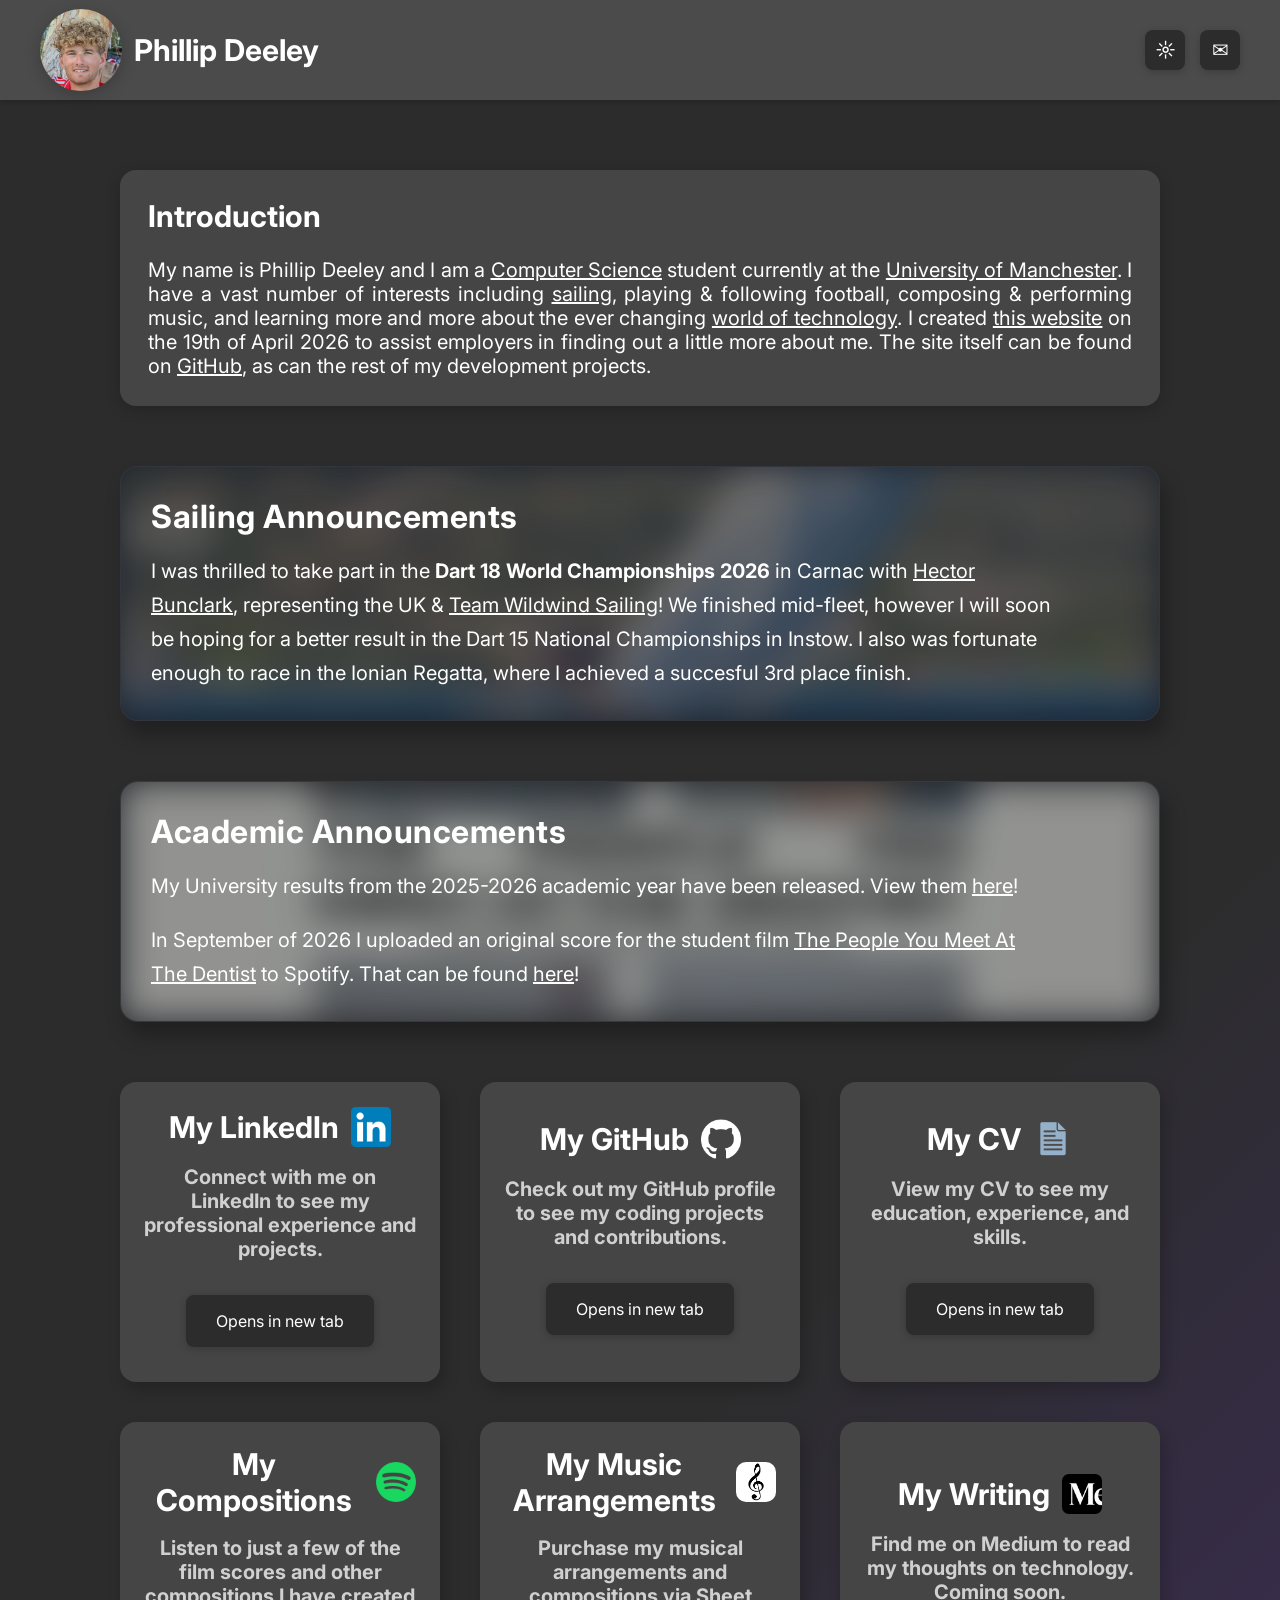
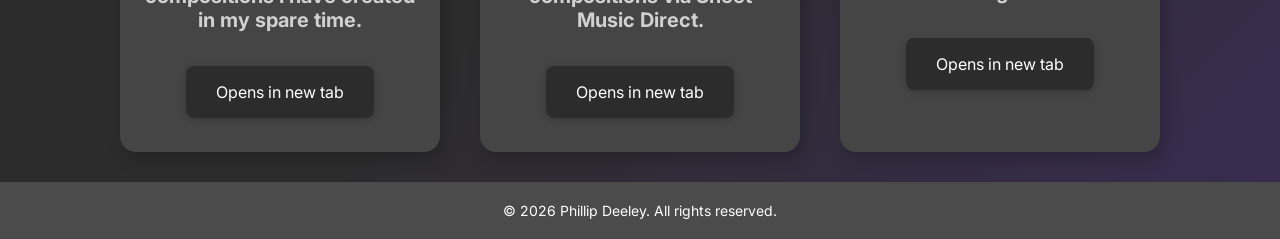
<file: index.html>
<!DOCTYPE html>
<html lang="en">
<head>
    
    <!-- ========================================= -->
    <!-- File Name: index.html -->
    <!-- Project: Phillip Deeley Website -->
    <!-- Author: Phillip Deeley -->
    <!-- Created: 19/04/2026 -->
    <!-- Last Edited: 15/05/2026 -->
    <!-- Version: 1.1.7 -->
    <!-- Notes: Main homepage file -->
    <!-- ========================================= -->

    <!-- SEO Metadata -->
    <meta name="description" content="The official homepage for Phillip Deeley's Website.">
    <meta name="keywords" content="phillip, deeley, website, github, linkedin, portfolio, cv">
    <meta name="author" content="Phillip Deeley">

    <script type="application/ld+json">
    {
    "@context": "https://schema.org",
    "@type": "NewsArticle",
    "mainEntityOfPage": {
        "@type": "WebPage",
        "@id": "https://www.phillipdeeley.com"
    },
    "headline": "Phillip Deeley | The Home Page for Phillip Deeley's website.",
    "author": {
        "@type": "Person",
        "name": "Phillip Deeley"
    },
    "publisher": {
        "@type": "Organization",
        "name": "Phillip Deeley",
        "logo": {
        "@type": "ImageObject",
        "url": "https://phillipdeeley.com/assets/profile-large.png"
        }
    },
    "datePublished": "2026-04-19",
    "about": {
        "@type": "Person",
        "name": "Phillip Deeley",
        "jobTitle": "Computer Scientist",
        "url": "https://www.phillipdeeley.com",
        "sameAs": [
        "https://www.linkedin.com/in/phillip-deeley/",
        "https://github.com/pdeeley3",
        "https://medium.com/@phillipdeeley",
        "https://www.sheetmusicdirect.com/publisher/phillip-deeley?srsltid=AfmBOorcCHdH2a4ZkmVyypzJ2exNqULCyo-_8EtWgoyIcthe1U6nm1aw",
        "https://www.sheetmusicplus.com/en/category/publishers/p/phillip-deeley/?srsltid=AfmBOooBw_K2Qpr0hwoR1FdXbeusLd5oMpMM1006Hvl6RLXPJL4UOcmy"
        ]
    }
    }
    </script>   

    <!-- Custom Metadata -->
    <meta name="last-modified" content="2026-04-19">
    <meta name="version" content="1.0">
    
    <!-- Standard Metadata-->
    <meta charset="UTF-8">
    <meta name="viewport" content="width=device-width, initial-scale=1.0">
    <title>Phillip Deeley | The Home Page for Phillip Deeley's website.</title>
    
    <!-- Links to styling and adds profile photo to favicon-->
    <link href="styles.css" rel="stylesheet" doctype="text/css">
    <link rel="icon" type="image/x-icon" href="assets/profile-icon.ico" alt="Phillip Deeley">
    <link rel="preconnect" href="https://fonts.googleapis.com">
    <link rel="preconnect" href="https://fonts.gstatic.com" crossorigin>
    <link href="https://fonts.googleapis.com/css2?family=Inter:wght@100..900&display=swap" rel="stylesheet">

    <!-- Prevent theme flash -->
    <script>
        (function() {
            const saved = localStorage.getItem('theme');
            if (saved === 'light') document.documentElement.setAttribute('data-theme', 'light');
        })();
    </script>

</head>


<body>

    <!-- Header with navigation and profile photo -->
    <header>
        <div class="header-left">
            <a href="index.html" class="header-profile-link"><img src="assets/profile-large.jpg" id="profilephoto" alt="A profile photograph of Phillip Deeley"></a>
            <h1><a href="index.html">Phillip Deeley</a></h1>
        </div>

        <div class="header-buttons">
            <button class="header-btn" aria-label="Toggle dark mode">&#9790;</button>
            <a href="contact.html" class="header-btn" aria-label="Contact">&#9993;</a>
        </div>
    </header>


    <!-- Main content area -->
    <main>
        
        <!-- Introduction section with personal bio -->
        <div id="introduction">
            <div id="intro_bg">
                <h2>Introduction</h2><br>
                My name is Phillip Deeley and I am a 
                <a href="https://www.britannica.com/science/computer-science" target="_blank">Computer Science</a>
                student currently at the 
                <a href="https://www.manchester.ac.uk/" target="_blank">University of Manchester</a>.
                I have a vast number of interests including 
                <a href="https://youtu.be/9ayXU7Veuqk?si=gIot6OSvcUUUXJPB" target="_blank">sailing</a>,
                playing & following football, composing & performing music, and learning more and more about the 
                ever changing 
                <a href="https://medium.com/@phillipdeeley" target="_blank">world of technology</a>.
                I created 
                <a href="index.html" target="_blank">this website</a>
                on the 19th of April 2026 to assist employers in finding out a little more 
                about me. The site itself can be found on 
                <a href="https://github.com/pdeeley3" target="_blank">GitHub</a>,
                as can the rest of my development projects.
            </div>
        </div>

        <!-- Sailing announcement section -->
        <section id="announcement" class="news-box-1">
            <h2>Sailing Announcements</h2>
            <p>I was thrilled to take part in the <strong>Dart 18 World Championships 2026</strong> in Carnac with
            <a style="text-decoration: underline;" href="https://www.instagram.com/hecbsailing/" target="_blank" rel="noopener noreferrer">Hector Bunclark</a>,
            representing the UK &amp; <a style="text-decoration: underline;" href="https://wildwind.co.uk/" target="_blank" rel="noopener noreferrer">Team Wildwind Sailing</a>!
            We finished mid-fleet, however I will soon be hoping for a better result in the Dart 15 National Championships
            in Instow. I also was fortunate enough to race in the Ionian Regatta, where I achieved a succesful 3rd place finish.</p>
        </section>

        <!-- Academic announcement section -->
        <section id="announcement" class="news-box-2">
            <h2>Academic Announcements</h2>
            <p>My University results from the 2025-2026 academic year have been released. View them <a style="text-decoration: underline;" href="results.html">here</a>!</p></br>
            <p>In September of 2026 I uploaded an original score for the student film
            <a style="text-decoration: underline;" href="https://youtu.be/VGuoPdhg4Qo?si=BLYFn_boj27PumJk" target="_blank" rel="noopener noreferrer">
            The People You Meet At The Dentist</a> to Spotify. That can be found
            <a style="text-decoration: underline;" href="https://open.spotify.com/artist/2jD13BnTLNiB8BUF6Ucu47?si=zy7oMedTT5StA1vKDyv7ow" target="_blank" rel="noopener noreferrer">here</a>!</p>
        </section>

        <!-- Social media and links section -->
        <div id="socialboxes">
            
            <button class="social">
                <div class="social-title">
                    <h2>My LinkedIn</h2>
                    <img src="assets/linkedin.webp" alt="LinkedIn icon">
                </div>
                <h3>Connect with me on LinkedIn to see my professional experience and projects.</h3>
                <a href="https://www.linkedin.com/in/phillip-deeley/" target="_blank">Opens in new tab</a>
            </button>

            <button class="social">
                    <div class="social-title">
                        <h2>My GitHub</h2>
                        <img src="assets/github.webp" alt="GitHub icon">
                    </div>
                <h3>Check out my GitHub profile to see my coding projects and contributions.</h3>
                <a href="https://github.com/pdeeley3" target="_blank">Opens in new tab</a>
            </button>

            <button class="social">
                <div class="social-title">
                    <h2>My CV</h2>
                    <img src="assets/cv.png" alt="Clipart of CV image">
                </div>
                <h3>View my CV to see my education, experience, and skills.</h3>
                <a href="https://docs.google.com/viewer?url=https://github.com/pdeeley3/CV-Updater/raw/main/out/cv.pdf" target="_blank">Opens in new tab</a>
            </button>

            <button class="social">
                <div class="social-title">
                    <h2>My Compositions</h2>
                    <img src="assets/spotify.png" id="circular" alt="Clipart of music image">
                </div>
                <h3>Listen to just a few of the film scores and other compositions I have created in my spare time.</h3>
                <a href="https://open.spotify.com/artist/2jD13BnTLNiB8BUF6Ucu47" target="_blank">Opens in new tab</a>
            </button>

            <button class="social">
                <div class="social-title">
                    <h2>My Music Arrangements</h2>
                    <img src="assets/music.jpg" id="circular" alt="Clipart of music image">
                </div>
                <h3>Purchase my musical arrangements and compositions via Sheet Music Direct.</h3>
                <a href="https://www.sheetmusicdirect.com/publisher/phillip-deeley?srsltid=AfmBOorcCHdH2a4ZkmVyypzJ2exNqULCyo-_8EtWgoyIcthe1U6nm1aw" target="_blank">Opens in new tab</a>
            </button>

            <button class="social">
                <div class="social-title">
                    <h2>My Writing</h2>
                    <img src="assets/medium.webp" alt="Medium icon">
                </div>
                <h3>Find me on Medium to read my thoughts on technology. Coming soon.</h3>
                <a href="https://medium.com/@phillipdeeley" target="_blank">Opens in new tab</a>
            </button>

        </div>
    </main>

    <!-- Footer with copyright information -->
    <footer>
        <p>&copy; 2026 Phillip Deeley. All rights reserved.</p>
    </footer>

    <!-- JavaScript file inclusion -->
    <script src="scripts.js"></script>

</body>
</html>
</file>
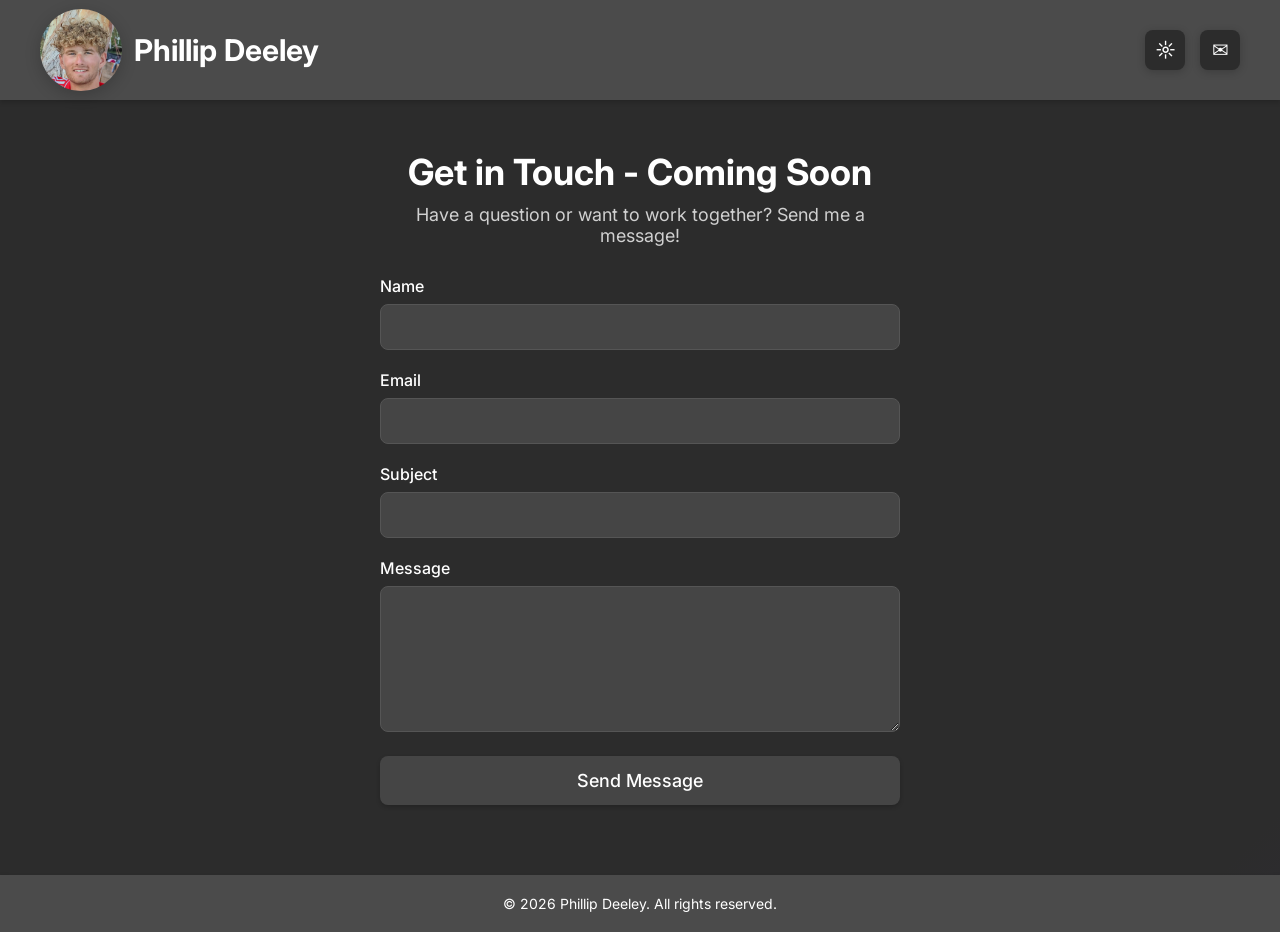
<file: contact.html>
<!DOCTYPE html>
<html lang="en">
<head>
    
    <!-- ========================================= -->
    <!-- File Name: contact.html -->
    <!-- Project: Phillip Deeley Website -->
    <!-- Author: Phillip Deeley -->
    <!-- Created: 24/04/2026 -->
    <!-- Last Edited: 15/05/2026 -->
    <!-- Version: 1.1.7 -->
    <!-- Notes: Contact page with form -->
    <!-- ========================================= -->

    <!-- SEO Metadata -->
    <meta name="description" content="Contact Phillip Deeley">
    <meta name="keywords" content="phillip, deeley, website, contact, email">
    <meta name="author" content="Phillip Deeley">

    <script type="application/ld+json">
    {
    "@context": "https://schema.org",
    "@type": "WebPage",
    "name": "Contact | Phillip Deeley",
    "description": "Get in touch with Phillip Deeley",
    "url": "https://www.phillipdeeley.com/contact.html"
    }
    </script>   

    <!-- Custom Metadata -->
    <meta name="last-modified" content="2026-04-24">
    <meta name="version" content="1.0">
    
    <!-- Standard Metadata-->
    <meta charset="UTF-8">
    <meta name="viewport" content="width=device-width, initial-scale=1.0">
    <title>Contact | Phillip Deeley</title>
    
    <!-- Links to styling and adds profile photo to favicon-->
    <link href="styles.css" rel="stylesheet" doctype="text/css">
    <link rel="icon" type="image/x-icon" href="assets/profile-icon.ico" alt="Phillip Deeley">
    <link rel="preconnect" href="https://fonts.googleapis.com">
    <link rel="preconnect" href="https://fonts.gstatic.com" crossorigin>
    <link href="https://fonts.googleapis.com/css2?family=Inter:wght@100..900&display=swap" rel="stylesheet">

    <!-- Prevent theme flash -->
    <script>
        (function() {
            const saved = localStorage.getItem('theme');
            if (saved === 'light') document.documentElement.setAttribute('data-theme', 'light');
        })();
    </script>

</head>


<body>

    <!-- Header with navigation and profile photo -->
    <header>
        <div class="header-left">
            <a href="index.html" class="header-profile-link"><img src="assets/profile-large.jpg" id="profilephoto" alt="A profile photograph of Phillip Deeley"></a>
            <h1><a href="index.html">Phillip Deeley</a></h1>
        </div>

        <div class="header-buttons">
            <button class="header-btn" aria-label="Toggle dark mode">&#9790;</button>
            <a href="contact.html" class="header-btn" aria-label="Contact">&#9993;</a>
        </div>
    </header>


    <!-- Main content area -->
    <main>
        
        <!-- Contact form section -->
        <div id="contact-form-container">
            <h2>Get in Touch - Coming Soon</h2>
            <p>Have a question or want to work together? Send me a message!</p>
            
            <!-- Contact form with input fields -->
            <form id="contact-form" action="#" method="post">
                <!-- Name input field -->
                <div class="form-group">
                    <label for="name">Name</label>
                    <input type="text" id="name" name="name" required>
                </div>
                
                <!-- Email input field -->
                <div class="form-group">
                    <label for="email">Email</label>
                    <input type="email" id="email" name="email" required>
                </div>
                
                <!-- Subject input field -->
                <div class="form-group">
                    <label for="subject">Subject</label>
                    <input type="text" id="subject" name="subject" required>
                </div>
                
                <!-- Message textarea field -->
                <div class="form-group">
                    <label for="message">Message</label>
                    <textarea id="message" name="message" rows="6" required></textarea>
                </div>
                
                <button type="submit" class="submit-btn">Send Message</button>
            </form>
            <div id="form-message" class="form-message"></div>
        </div>

    </main>

    <!-- Footer with copyright information -->
    <footer>
        <p>&copy; 2026 Phillip Deeley. All rights reserved.</p>
    </footer>

    <!-- JavaScript file inclusion -->
    <script src="scripts.js"></script>

</body>
</html>
</file>
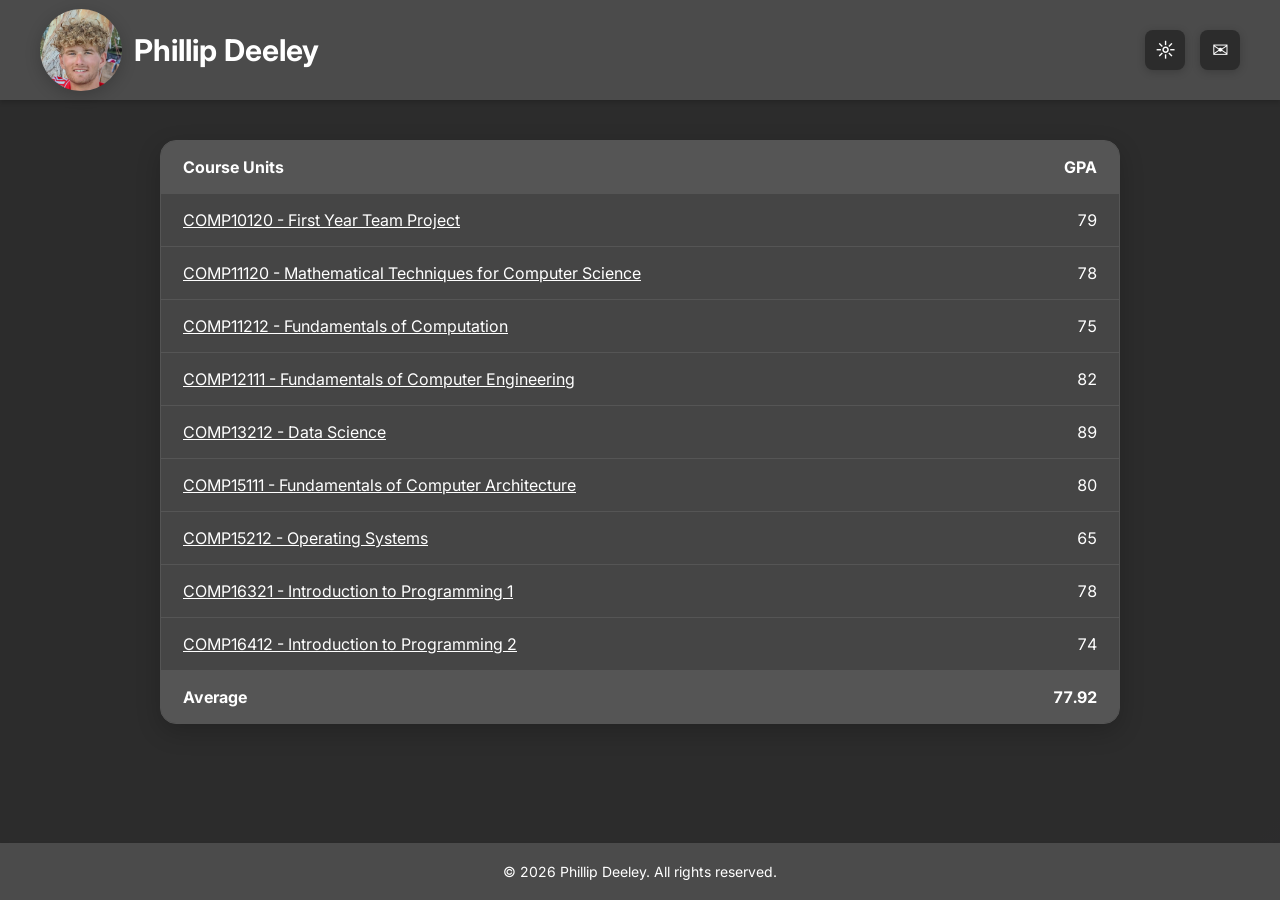
<file: results.html>
<!DOCTYPE html>
<html lang="en">
<head>
    
    <!-- ========================================= -->
    <!-- File Name: results.html -->
    <!-- Project: Phillip Deeley Website -->
    <!-- Author: Phillip Deeley -->
    <!-- Created: 06/10/2026 -->
    <!-- Version: 1.0 -->
    <!-- Notes: Results page -->
    <!-- ========================================= -->

    <!-- SEO Metadata -->
    <meta name="description" content="Results | Phillip Deeley">
    <meta name="keywords" content="phillip, deeley, website, results">
    <meta name="author" content="Phillip Deeley">

    <script type="application/ld+json">
    {
    "@context": "https://schema.org",
    "@type": "WebPage",
    "name": "Results | Phillip Deeley",
    "description": "Results page for Phillip Deeley",
    "url": "https://www.phillipdeeley.com/results.html"
    }
    </script>

    <!-- Custom Metadata -->
    <meta name="last-modified" content="2026-10-06">
    <meta name="version" content="1.0">
    
    <!-- Standard Metadata-->
    <meta charset="UTF-8">
    <meta name="viewport" content="width=device-width, initial-scale=1.0">
    <title>Results | Phillip Deeley</title>
    
    <!-- Links to styling and adds profile photo to favicon-->
    <link href="styles.css" rel="stylesheet" doctype="text/css">
    <link rel="icon" type="image/x-icon" href="assets/profile-icon.ico" alt="Phillip Deeley">
    <link rel="preconnect" href="https://fonts.googleapis.com">
    <link rel="preconnect" href="https://fonts.gstatic.com" crossorigin>
    <link href="https://fonts.googleapis.com/css2?family=Inter:wght@100..900&display=swap" rel="stylesheet">

    <!-- Prevent theme flash -->
    <script>
        (function() {
            const saved = localStorage.getItem('theme');
            if (saved === 'light') document.documentElement.setAttribute('data-theme', 'light');
        })();
    </script>

</head>


<body>

    <!-- Header with navigation and profile photo -->
    <header>
        <div class="header-left">
            <a href="index.html" class="header-profile-link"><img src="assets/profile-large.jpg" id="profilephoto" alt="A profile photograph of Phillip Deeley"></a>
            <h1><a href="index.html">Phillip Deeley</a></h1>
        </div>

        <div class="header-buttons">
            <button class="header-btn" aria-label="Toggle dark mode">&#9790;</button>
            <a href="contact.html" class="header-btn" aria-label="Contact">&#9993;</a>
        </div>
    </header>

    <main>
        <div class="results-table-container">
            <table class="results-table">
                <thead>
                    <tr>
                        <th scope="col">Course Units</th>
                        <th scope="col">GPA</th>
                    </tr>
                </thead>
                <tbody>
                    <tr>
                        <td><a href="https://portal.manchester.ac.uk/uPortal/p/course-unit-info.ctf1/max/render.uP?pP_action=viewCUDetails&amp;pP_location=%2FCourseUnitPublishing%2FCourseUnitDataFiles%2FCOMP%2F020952COMP101202026-08-011V18.xml" target="_blank" rel="noopener noreferrer">COMP10120 - First Year Team Project</a></td>
                        <td>79</td>
                    </tr>
                    <tr>
                        <td><a href="https://portal.manchester.ac.uk/uPortal/p/course-unit-info.ctf1/max/render.uP?pP_action=viewCUDetails&pP_location=%2FCourseUnitPublishing%2FCourseUnitDataFiles%2FCOMP%2F020943COMP111202026-08-011V20.xml" target="_blank" rel="noopener noreferrer">COMP11120 - Mathematical Techniques for Computer Science</a></td>
                        <td>78</td>
                    </tr>
                    <tr>
                        <td><a href="https://www.manchester.ac.uk/study/international/study-abroad-exchange/unit-search/COMP11212/" target="_blank" rel="noopener noreferrer">COMP11212 - Fundamentals of Computation</a></td>
                        <td>75</td>
                    </tr>
                    <tr>
                        <td><a href="https://www.manchester.ac.uk/study/international/study-abroad-exchange/unit-search/COMP12111/" target="_blank" rel="noopener noreferrer">COMP12111 - Fundamentals of Computer Engineering</a></td>
                        <td>82</td>
                    </tr>
                    <tr>
                        <td><a href="https://www.manchester.ac.uk/study/international/study-abroad-exchange/unit-search/COMP13212/" target="_blank" rel="noopener noreferrer">COMP13212 - Data Science</a></td>
                        <td>89</td>
                    </tr>
                    <tr>
                        <td><a href="https://www.manchester.ac.uk/study/international/study-abroad-exchange/unit-search/COMP15111/" target="_blank" rel="noopener noreferrer">COMP15111 - Fundamentals of Computer Architecture</a></td>
                        <td>80</td>
                    </tr>
                    <tr>
                        <td><a href="https://www.manchester.ac.uk/study/international/study-abroad-exchange/unit-search/COMP15212/" target="_blank" rel="noopener noreferrer">COMP15212 - Operating Systems</a></td>
                        <td>65</td>
                    </tr>
                    <tr>
                        <td><a href="https://www.manchester.ac.uk/study/international/study-abroad-exchange/unit-search/COMP16321/" target="_blank" rel="noopener noreferrer">COMP16321 - Introduction to Programming 1</a></td>
                        <td>78</td>
                    </tr>
                    <tr>
                        <td><a href="https://www.manchester.ac.uk/study/international/study-abroad-exchange/unit-search/COMP16412/" target="_blank" rel="noopener noreferrer">COMP16412 - Introduction to Programming 2</a></td>
                        <td>74</td>
                    </tr>
                    <tr class="results-average">
                        <th scope="row">Average</th>
                        <td>77.92</td>
                    </tr>
                </tbody>
            </table>
        </div>
    </main>

    <!-- Footer with copyright information -->
    <footer>
        <p>&copy; 2026 Phillip Deeley. All rights reserved.</p>
    </footer>

    <!-- JavaScript file inclusion -->
    <script src="scripts.js"></script>

</body>
</html>
</file>
<file: styles.css>
/* ========================================= */
    /* File Name: styles.css                     */
    /* Project: Phillip Deeley Website           */
    /* Author: Phillip Deeley                    */
    /* Created: 19/04/2026                       */
    /* Last Edited: 15/05/2026                   */
    /* Version: 1.1.7                            */
    /* Notes: Main stylesheet for website        */
    /* ========================================= */

    /* CSS custom properties for theme variables */
    :root {
        --bg-primary: rgb(44, 44, 44);
        --bg-secondary: #4b4b4b;
        --bg-tertiary: #555;
        --text-primary: white;
        --text-secondary: #d0d0d0;
        --bg-card: #454545;
        --border-color: #555;
        --shadow: rgba(0, 0, 0, 0.2);
        --announcement-bg: rgba(16, 28, 48, 0.4);
        --bg-gradient-a: #2e2e2e;
        --bg-gradient-b: #3d2c5a;
    }

    /* Light theme color overrides */
    [data-theme="light"] {
        --bg-primary: rgb(235, 235, 235);
        --bg-secondary: #efefef;
        --bg-tertiary: #e2e2e2;
        --text-primary: #1a1a1a;
        --text-secondary: #444444;
        --bg-card: #ffffff;
        --border-color: #ccc;
        --shadow: rgba(0, 0, 0, 0.1);
        --bg-gradient-a: #f4f4f4;
        --bg-gradient-b: #d8c7f2;
    }

    /* Global reset and base styles */
    * {
        margin: 0;
        padding: 0;
        box-sizing: border-box;
        font-family: 'Inter', sans-serif;
    }

    /* HTML root element styles */
    html {
        background-color: var(--bg-primary);
    }

    /* Main body styles with animated background */
    body {
        position: relative;
        overflow-x: hidden;
        display: flex;
        flex-direction: column;
        min-height: 100vh;
        font-family: Arial, sans-serif;
        background-color: var(--bg-primary);
        background-image: linear-gradient(135deg, var(--bg-primary) 0%, var(--bg-primary) 30%, var(--bg-gradient-b) 48%, var(--bg-gradient-a) 68%, var(--bg-primary) 100%);
        background-size: 320% 320%;
        background-repeat: no-repeat;
        background-position: 0% 0%;
        background-attachment: fixed;
        animation: backgroundDrift 25s ease-in-out infinite;
        padding-top: 80px;
        transition: color 0.3s ease;
    }

    /* Background drift animation keyframes */
    @keyframes backgroundDrift {
        0% {
            background-position: 0% 0%;
        }
        25% {
            background-position: 100% 15%;
        }
        50% {
            background-position: 20% 100%;
        }
        75% {
            background-position: 85% 85%;
        }
        100% {
            background-position: 0% 0%;
        }
    }

    /* Page load animation keyframes */
    @keyframes slideUpFade {
        from {
            opacity: 0;
            transform: translateY(30px);
        }
        to {
            opacity: 1;
            transform: translateY(0);
        }
    }

    body main > * {
        animation: slideUpFade 0.5s ease-out forwards;
        opacity: 0;
    }

    body main > *:nth-child(1) { animation-delay: 0.0s; }
    body main > *:nth-child(2) { animation-delay: 0.1s; }
    body main > *:nth-child(3) { animation-delay: 0.2s; }
    body main > *:nth-child(4) { animation-delay: 0.3s; }
    body main > *:nth-child(5) { animation-delay: 0.4s; }
    body main > *:nth-child(6) { animation-delay: 0.5s; }
    body main > *:nth-child(7) { animation-delay: 0.6s; }

    header {
        background-color: var(--bg-secondary);
        color: var(--text-primary);
        padding: 20px 40px;
        box-shadow: 0 2px 5px var(--shadow);
        position: fixed;
        top: 0;
        left: 0;
        width: 100%;
        height: 100px;
        z-index: 9999;

        display: flex;
        align-items: center;
        justify-content: space-between;
        transition: background-color 0.3s ease, color 0.3s ease;
    }

    /* Left side header grouping (profile photo + name) */
    .header-left {
        display: flex;
        align-items: center;
        gap: 12px; /* small gap between photo and title */
    }

    .header-profile-link {
        display: inline-flex;
        align-items: center;
        justify-content: center;
    }


    /* Header Link Styles */
    header a {
        color: var(--text-primary);
        text-decoration: none;
        transition: color 0.3s ease;
    }

    header a:hover {
        color: var(--text-secondary);
    }

    
    /* Header Heading Styles */
    header h1 {
        font-size: 30px;
    }

    /* Profile photo styles */
    header #profilephoto {
        /* Fits within the 100px fixed header with a little breathing room */
        width: 82px;
        height: 82px;


        border-radius: 50%;
        margin: 0;
        transition: all 0.3s cubic-bezier(0.4, 0, 0.2, 1);
        box-shadow: 0 4px 16px var(--shadow);
    }



    /* Header button container */
    .header-buttons {
        display: flex;
        gap: 15px;
        align-items: center;
    }

    /* Header button styles */
    .header-btn {
        display: flex;
        align-items: center;
        justify-content: center;
        width: 40px;
        height: 40px;
        background-color: var(--bg-primary);
        border: none;
        border-radius: 8px;
        color: var(--text-primary);
        font-size: 20px;
        text-decoration: none;
        cursor: pointer;
        box-shadow: 0 2px 8px var(--shadow);
        transition: all 0.3s cubic-bezier(0.4, 0, 0.2, 1);
    }

    /* Header button hover effects */
    .header-btn:hover {
        transform: scale(1.08) translateY(-2px);
        background-color: var(--bg-tertiary);
        box-shadow: 0 4px 12px var(--shadow);
        color: var(--text-primary);
    }

    /* Header button active states */
    .header-btn:active {
        transform: scale(0.96);
        transition: all 0.3s ease;
    }

    /* Header button visited and focus states */
    .header-btn:visited,
    .header-btn:focus {
        color: var(--text-primary);
    }
            
    /* Main content area styles */
    main {
        flex: 1;
        padding: 30px;
        /* Prevent horizontal issues on narrow screens */
        width: 100%;
    }

    /* Results table */
    .results-table-container {
        width: 100%;
        max-width: 960px;
        margin: 30px auto;
        overflow: hidden;
        border: 1px solid var(--border-color);
        border-radius: 16px;
        background-color: var(--bg-card);
        box-shadow: 0 8px 24px var(--shadow);
    }

    .results-table {
        width: 100%;
        border-collapse: collapse;
        color: var(--text-primary);
        text-align: left;
    }

    .results-table a,
    .results-table a:visited,
    .results-table a:hover,
    .results-table a:active {
        color: var(--text-primary);
        text-decoration: underline;
        transition: none;
    }

    .results-table th,
    .results-table td {
        padding: 16px 22px;
        border-bottom: 1px solid var(--border-color);
    }

    .results-table thead {
        background-color: var(--bg-tertiary);
    }

    .results-table thead th {
        font-size: 1rem;
        font-weight: 700;
    }

    .results-table td:last-child,
    .results-table thead th:last-child {
        width: 100px;
        text-align: right;
        font-variant-numeric: tabular-nums;
    }

    .results-table .results-average {
        background-color: var(--bg-tertiary);
        font-weight: 700;
    }

    .results-table .results-average th,
    .results-table .results-average td {
        border-bottom: 0;
    }

    /* Introduction section styles */
    #introduction {
        color: var(--text-primary);
        font-size: 20px;
        margin: 0 auto;
        max-width: 1040px;
        text-align: justify;
        padding-top: 60px;
        padding-bottom: 60px;
    }

    /* Introduction link styles */
    #introduction a {
        color: var(--text-primary);
        transition: color 0.3s ease;
    }

    /* Introduction background card */
    #intro_bg {
        padding: 28px;
        background-color: var(--bg-card);
        border-radius: 16px;
        box-shadow: 0 4px 16px var(--shadow);
        transition: all 0.3s cubic-bezier(0.4, 0, 0.2, 1);
    }

    /* Social boxes container */
    #socialboxes {
        display: flex;
        justify-content: center;
        align-items: stretch;
        gap: 40px;
        flex-wrap: wrap;
        margin: 20px auto 0;
        max-width: 1040px;
    }

    /* Social boxes button transitions */
    #socialboxes button {
        transition: all 0.3s cubic-bezier(0.4, 0, 0.2, 1);
        border-width: 0px;
    }

    /* Social boxes hover effects */
    #socialboxes button:hover {
        transform: scale(1.03) translateY(-4px);
        background-color: var(--bg-tertiary);
        box-shadow: 8px 16px 24px var(--shadow);
    }

    /* Social boxes active states */
    #socialboxes button:active {
        outline: none;
    }

    /* Individual social card styles */
    .social {
        background-color: var(--bg-card);
        padding: 24px;
        border-radius: 16px;
        box-shadow: 4px 8px 16px var(--shadow);
        flex: 0 1 320px;
        width: 320px;
        max-width: 320px;
        min-width: 260px;
        min-height: 300px;
        text-align: center;
        transition: all 0.3s cubic-bezier(0.4, 0, 0.2, 1);
    }

    /* News announcement box styles */
    .news-box-1, .news-box-2 {
        width: auto;
        max-width: 1040px;
        margin: 0 auto 60px;
        background-color: rgba(16, 28, 48, 0.4);
        padding: 30px;
        border-radius: 18px;
        box-shadow: 6px 14px 20px rgba(0, 0, 0, 0.28);
        border: 1px solid rgba(255, 255, 255, 0.08);
        color: white;
        text-align: left;
        position: relative;
        overflow: hidden;
    }

    /* Light theme news box override */
    [data-theme="light"] .news-box-1, .news-box-2 {
        background-color: rgba(16, 28, 48, 0.2);
    }

    /* Sailing news box background image */
    .news-box-1::before {
        background-image: url('assets/bg-1.jpg');
    }

    /* Music news box background image */
    .news-box-2::before {
        background-image: url('assets/bg-2.jpg');
    }

    /* Both news boxes background image */
    .news-box-1::before, .news-box-2::before {
        content: '';
        position: absolute;
        inset: 0;
        background-size: cover;
        background-position: center;
        background-repeat: no-repeat;
        filter: blur(18px) brightness(0.45);
        opacity: 0.95;
        z-index: 0;
    }


    /* Light theme news box background */
    [data-theme="light"] .news-box-1::before, .news-box-2::before {
        filter: blur(18px) brightness(0.8);
        opacity: 0.7;
    }

    /* News box content positioning */
    .news-box-1 > *, .news-box-2 > * {
        position: relative;
        z-index: 1;
    }

    /* News box heading styles */
    .news-box-1 h2, .news-box-2 h2 {
        font-size: 32px;
        margin-bottom: 18px;
        letter-spacing: 0.5px;
    }

    /* News box paragraph styles */
    .news-box-1 p, .news-box-2 p{
        font-size: 20px;
        line-height: 1.7;
        color: white;
        max-width: 900px;
    }

    /* News box link styles */
    .news-box-1 a, .news-box-2 a {
        color: white;
        text-decoration: none;
    }

    /* News box social button override */
    .news-box-1 .news-box-2 .social-button {
        color: var(--text-primary);
    }

    /* General social button styles */
    .social-button {
        display: inline-block;
        margin-top: 24px;
        padding: 16px 30px;
        background-color: var(--bg-primary);
        color: var(--text-primary);
        text-decoration: none;
        border-radius: 8px;
        transition: all 0.3s cubic-bezier(0.4, 0, 0.2, 1);
        font-size: 16px;
        box-shadow: 0 2px 8px var(--shadow);
    }

    /* Social button hover effects */
    .social-button:hover {
        transform: scale(1.05) translateY(-2px);
        background-color: var(--bg-secondary);
        box-shadow: 0 4px 12px var(--shadow);
    }

    /* Social button active states */
    .social-button:active {
        transform: scale(0.98);
        transition: all 0.3s ease;
    }

    /* Social card link styles */
    .social a {
        display: inline-block;
        margin: 10px;
        padding: 16px 30px;
        background-color: var(--bg-primary);
        color: var(--text-primary);
        text-decoration: none;
        border-radius: 8px;
        transition: all 0.3s cubic-bezier(0.4, 0, 0.2, 1);
        align-items: center;
        font-size: 16px;
        box-shadow: 0 2px 8px var(--shadow);
    }

    /* Social card link hover effects */
    .social a:hover {
        transform: scale(1.05) translateY(-2px);
        background-color: var(--bg-secondary);
        box-shadow: 0 4px 12px var(--shadow);
    }

    /* Social card link active states */
    .social a:active {
        transform: scale(0.98);
        transition: all 0.3s ease;
    }

    /* Social card heading styles */
    .social h2 {
        margin: 0px;
        font-size: 30px;
        color: var(--text-primary);
    }

    /* Social card subheading styles */
    .social h3 {
        color: var(--text-secondary);
        font-size: 20px;
        padding-bottom: 24px;
        padding-top: 18px;
    }

    /* Social card image styles */
    .social img {
        width: 40px;
        height: 40px;
    }

    /* Social title container */
    .social-title {
        align-items: center;
        display: flex;
        justify-content: center;
        gap: 12px;
    }

    /* Social title heading */
    .social-title h1 {
        margin: 0;
        line-height: 1;
    }

    /* Social title image */
    .social-title img {
        display: block;
        width: 40px;
        height: 40px;
    }

    /* Circular image modifier */
    #circular {
        border-radius: 25%;
    }

    /* 404 Error Page Styles */
    #error-message {
        color: var(--text-primary);
        font-size: 24px;
        text-align: center;
        /* Use normal document flow so it cannot overflow the viewport */
        position: relative;
        width: min(800px, 100%);
        margin: 0 auto;
        padding: 40px;
        box-sizing: border-box;
    }


    /* Error message heading */
    #error-message strong {
        font-size: 48px;
        display: block;
        margin-bottom: 20px;
    }

    /* Error message link styles */
    #error-message a {
        color: var(--text-primary);
        text-decoration: underline;
    }

    /* Error message link hover */
    #error-message a:hover {
        color: var(--text-secondary);
    }

    /* Contact Form Styles */
    #contact-form-container {
        color: var(--text-primary);
        max-width: 600px;
        margin: 0 auto;
        padding: 40px;
        text-align: center;
    }

    /* Contact form heading */
    #contact-form-container h2 {
        font-size: 36px;
        margin-bottom: 10px;
    }

    /* Contact form description */
    #contact-form-container p {
        font-size: 18px;
        margin-bottom: 30px;
        color: var(--text-secondary);
    }

    /* Contact form wrapper */
    #contact-form {
        text-align: left;
    }

    /* Form group container */
    .form-group {
        margin-bottom: 20px;
    }

    /* Form label styles */
    .form-group label {
        display: block;
        margin-bottom: 8px;
        font-size: 16px;
        font-weight: 500;
        color: var(--text-primary);
    }

    /* Form input and textarea styles */
    .form-group input,
    .form-group textarea {
        width: 100%;
        padding: 12px 16px;
        font-size: 16px;
        font-family: 'Inter', sans-serif;
        background-color: var(--bg-card);
        border: 1px solid var(--border-color);
        border-radius: 8px;
        color: var(--text-primary);
        transition: border-color 0.3s ease, background-color 0.3s ease, color 0.3s ease;
    }

    /* Form input focus states */
    .form-group input:focus,
    .form-group textarea:focus {
        outline: none;
        border-color: var(--text-secondary);
    }

    /* Textarea specific styles */
    .form-group textarea {
        resize: vertical;
        min-height: 120px;
    }

    /* Submit button styles */
    .submit-btn {
        display: block;
        width: 100%;
        padding: 14px 30px;
        font-size: 18px;
        font-family: 'Inter', sans-serif;
        font-weight: 500;
        background-color: var(--bg-card);
        color: var(--text-primary);
        border: none;
        border-radius: 8px;
        cursor: pointer;
        box-shadow: 0 2px 4px var(--shadow);
        transition: transform 0.3s ease, background-color 0.3s ease, color 0.3s ease;
    }

    /* Submit button hover effects */
    .submit-btn:hover {
        transform: scale(1.02);
        background-color: var(--border-color);
    }

    /* Submit button active states */
    .submit-btn:active {
        transform: scale(0.98);
    }
            
    /* Form message feedback styles */
    .form-message {
        margin-top: 20px;
        padding: 15px;
        border-radius: 8px;
        text-align: center;
        font-size: 16px;
        display: none;
    }

    .form-message.success {
        background-color: rgba(76, 175, 80, 0.1);
        border: 1px solid rgba(76, 175, 80, 0.3);
        color: #4CAF50;
    }

    .form-message.error {
        background-color: rgba(244, 67, 54, 0.1);
        border: 1px solid rgba(244, 67, 54, 0.3);
        color: #F44336;
    }

    /* Footer styles */
    footer {
        background-color: var(--bg-secondary);
        color: var(--text-primary);
        text-align: center;
        padding: 20px;
        font-size: 14px;
        box-shadow: 0 2px 5px var(--shadow);
        transition: background-color 0.3s ease, color 0.3s ease;
        z-index: 9999;
        /* Keep footer anchored at the bottom of the flex layout */
        margin-top: auto;
    }
</file>
